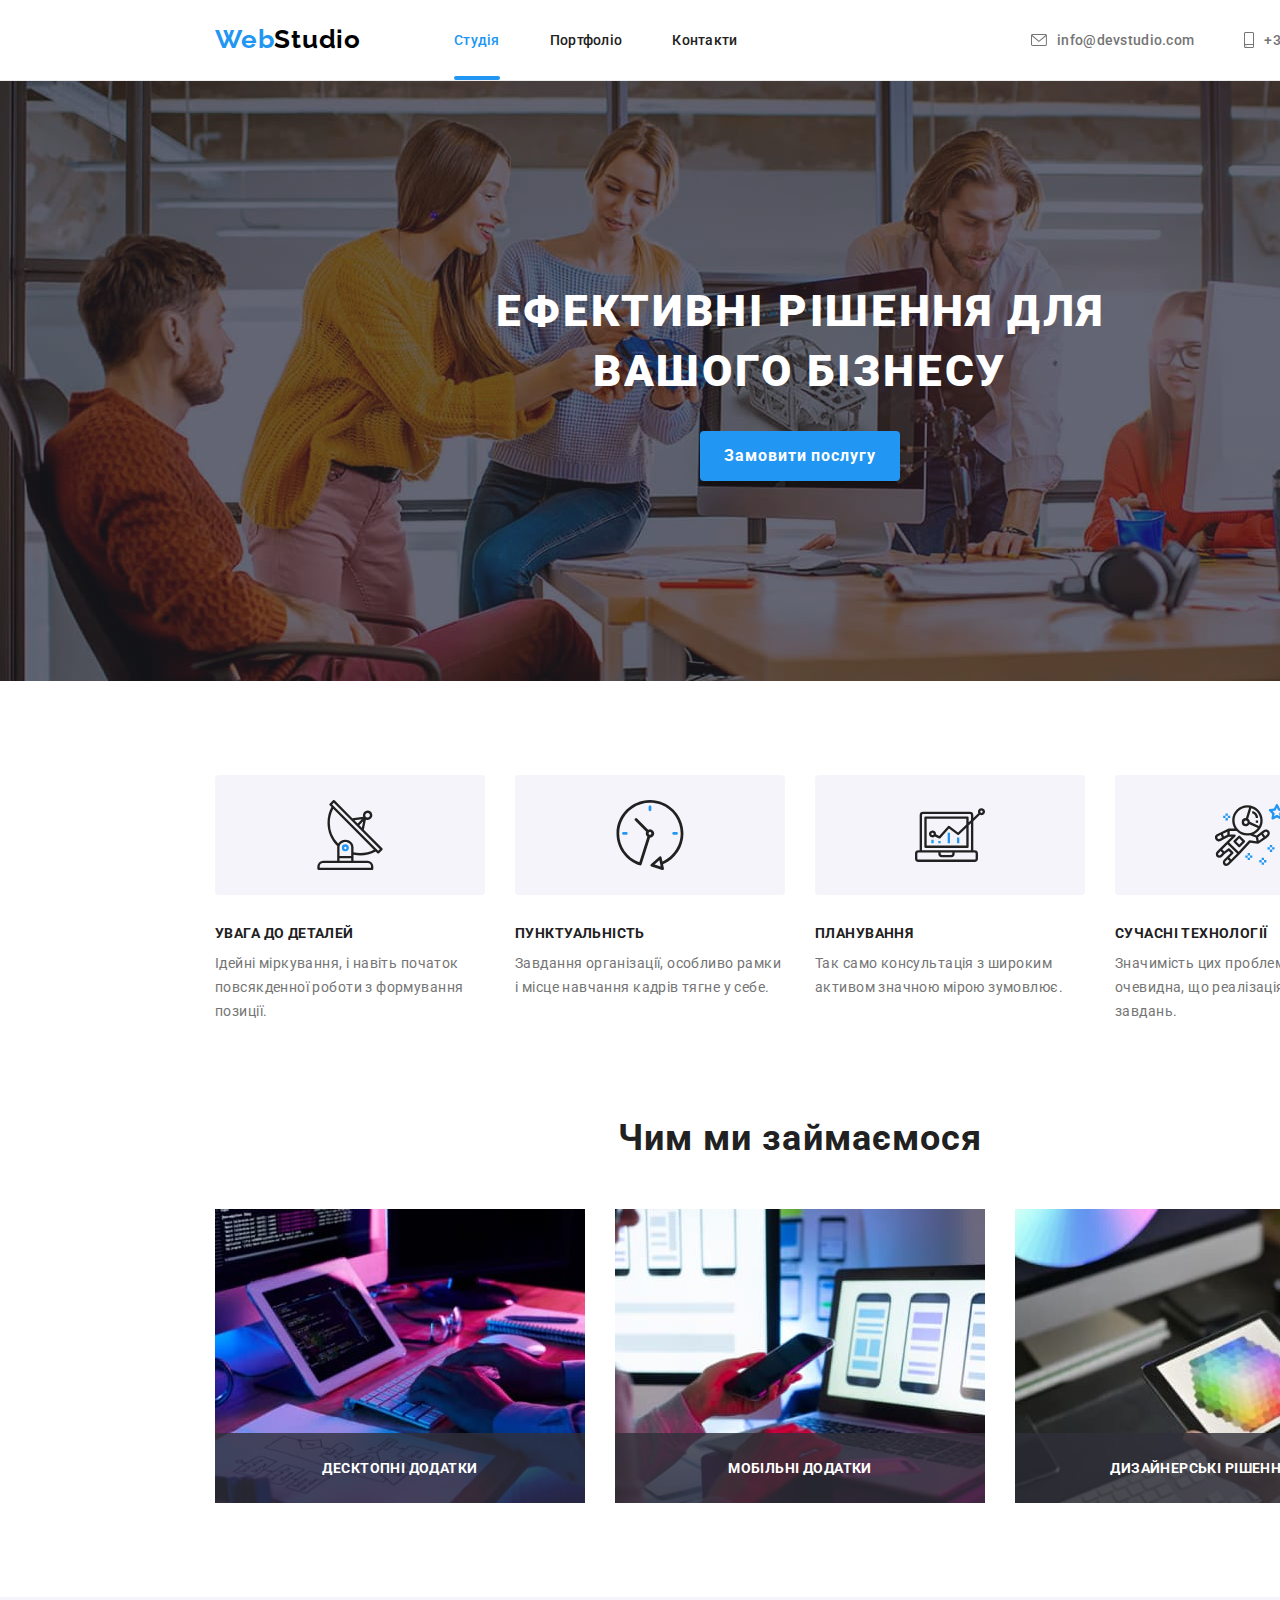
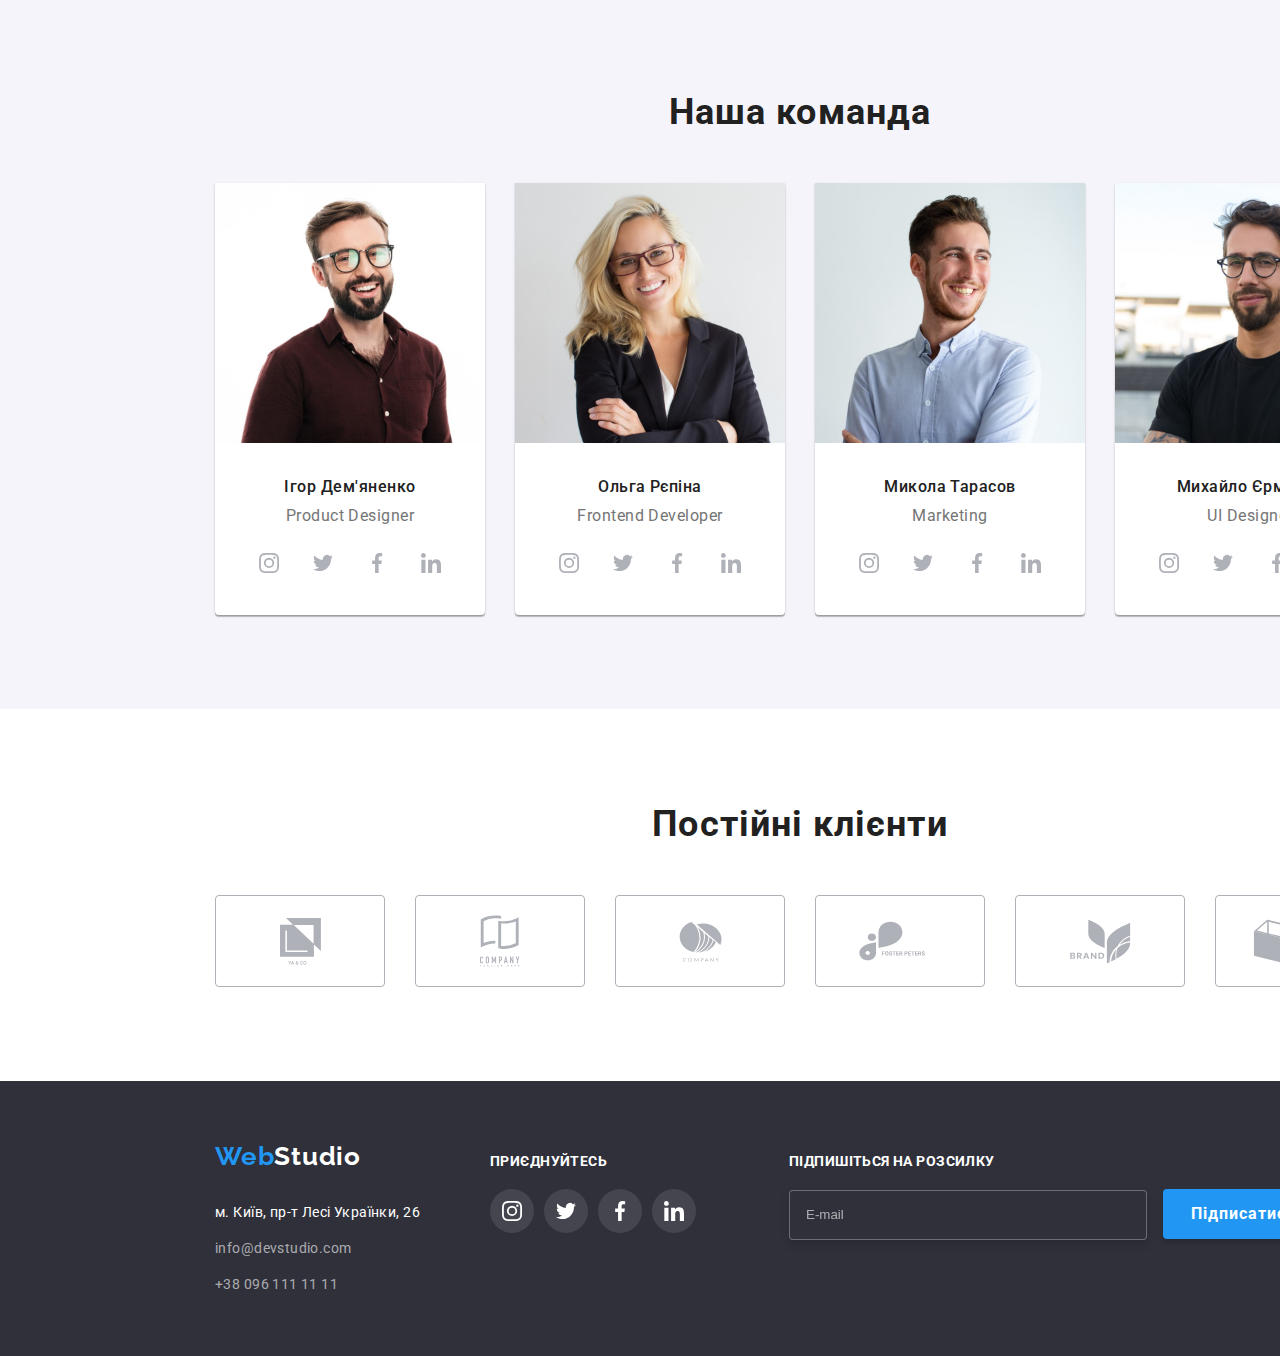
<file: index.html>
<!DOCTYPE html>
<html lang="uk">
<head>
    <meta charset="UTF-8">
    <meta http-equiv="X-UA-Compatible" content="IE=edge">
    <meta name="viewport" content="width=device-width, initial-scale=1.0">
    <title>Web Studio</title>
    <link rel="preconnect" href="https://fonts.googleapis.com">
    <link rel="preconnect" href="https://fonts.gstatic.com" crossorigin>
    <link href="https://fonts.googleapis.com/css2?family=Raleway:wght@700&family=Roboto:wght@400;500;700;900&display=swap"
        rel="stylesheet">
    <link rel="stylesheet" href="https://cdnjs.cloudflare.com/ajax/libs/modern-normalize/1.1.0/modern-normalize.min.css"
        integrity="sha512-wpPYUAdjBVSE4KJnH1VR1HeZfpl1ub8YT/NKx4PuQ5NmX2tKuGu6U/JRp5y+Y8XG2tV+wKQpNHVUX03MfMFn9Q=="
        crossorigin="anonymous" referrerpolicy="no-referrer" />
    <link rel="stylesheet" href="./css/style.css">
</head>
<body class="no-scroll">
    <!-- header -->
    <header class="header">
        <div class="container main-cont">
            <nav class="main-cont">
                <a class="header-logo" href="./index.html" lang="en" rel="noopener noreferrer nofollow">
                    <span class="header-logo-color">Web</span>Studio</a>
            <ul class="header-list list">
                <li class="header-item"><a href="./index.html" class="header-link current" rel="noopener noreferrer nofollow">Студія</a></li>
                <li class="header-item"><a href="./portfolio.html" class="header-link" rel="noopener noreferrer nofollow">Портфоліо</a></li>
                <li class="header-item"><a href="/" class="header-link" rel="noopener noreferrer nofollow">Контакти</a></li>
            </ul>
            </nav>
            <ul class="contact list">
                <li class="contact-item"><a href="mailto:info@devstudio.com" class="mail" rel="noopener noreferrer nofollow"><svg class="mail-icon" width="16" height="12">
                    <use href="./images/icons.svg#icon-envelope"></use></svg>info@devstudio.com</a></li>
                <li class="contact-item"><a href="tel:+380961111111" class="tel" rel="noopener noreferrer nofollow"><svg class="tel-icon" width="10" height="16">
                    <use href="./images/icons.svg#icon-smartphone"></use></svg>+38 096 111 11 11</a></li>
            </ul>
        </div>
    </header>
    <!-- hero -->
    <main>
        <section class="hero">
            <div>
                <h1 class="hero-title">ЕФЕКТИВНІ РІШЕННЯ ДЛЯ ВАШОГО БІЗНЕСУ</h1>
                <button data-modal-open type="button" class="button">Замовити послугу</button>
            </div>
        </section>
        <!-- peculiarities -->
        <section class="section-peculiarities">
            <div class="container">
                <h2 class="section-title visually-hidden">Особливості</h2>
                <ul class="peculiarities list">
                    <li class="item-peculiar">
                        <div class="container-icon"><svg class="peculiar-icon" width="70" height="70">
                            <use href="./images/icons.svg#icon-antenna"></use>
                        </svg></div>
                        <h2 class="title">УВАГА ДО ДЕТАЛЕЙ</h2>
                        <p class="text">Ідейні міркування, і навіть початок повсякденної роботи з формування позиції.</p>
                    </li>
                    <li class="item-peculiar">
                        <div class="container-icon"><svg class="peculiar-icon" width="70" height="70">
                                <use href="./images/icons.svg#icon-clock"></use>
                            </svg></div>
                        <h2 class="title">ПУНКТУАЛЬНІСТЬ</h2>
                        <p class="text">Завдання організації, особливо рамки і місце навчання кадрів тягне у себе.</p>
                    </li>
                    <li class="item-peculiar">
                        <div class="container-icon"><svg class="peculiar-icon" width="70" height="70">
                                <use href="./images/icons.svg#icon-diagram"></use>
                            </svg></div>
                        <h2 class="title">ПЛАНУВАННЯ</h2>
                        <p class="text">Так само консультація з широким активом значною мірою зумовлює.</p>
                    </li>
                    <li class="item-peculiar">
                        <div class="container-icon"><svg class="peculiar-icon" width="70" height="70">
                                <use href="./images/icons.svg#icon-astronaut"></use>
                            </svg></div>
                        <h2 class="title">СУЧАСНІ ТЕХНОЛОГІЇ</h2>
                        <p class="text">Значимість цих проблем настільки очевидна, що реалізація планових завдань.</p>
                    </li>
                </ul>
            </div>
        </section>
        <!-- work -->
        <section class="section-work">
            <div class="container">
                <h2 class="section-title">Чим ми займаємося</h2>
                <ul class="work-list list">
                    <li class="work-item">
                        <div class="work-thumb">
                            <img src="./images/work_photo1.jpg" alt="розробка сайту" width="370" height="294" />
                            <p class="work-text">ДЕСКТОПНІ ДОДАТКИ</p>
                        </div>
                    </li>
                    <li class="work-item">
                        <div class="work-thumb">
                            <img src="./images/work_photo2.jpg" alt="прототипування" width="370" height="294" />
                            <p class="work-text">МОБІЛЬНІ ДОДАТКИ</p>
                        </div>
                    </li>
                    <li class="work-item">
                        <div class="work-thumb">
                            <img src="./images/work_photo3.jpg" alt="дизайн" width="370" height="294" />
                            <p class="work-text">ДИЗАЙНЕРСЬКІ РІШЕННЯ</p>
                        </div>
                    </li>
                </ul>
            </div>
        </section>
        <!-- team -->
        <section class="section-team">
            <div class="container">
                <h2 class="section-title">Наша команда</h2>
            <ul class="team-list list">
                <li class="team-item"><img src="./images/team1.jpg" alt="Дизайнер продукту" width="270" height="260" />
                    <h3 class="title">Ігор Дем'яненко</h3>
                    <p class="text">Product Designer</p>
                    <div class="team-container">
                        <ul class="social-list list">
                            <li class="social-item">
                                <a href="/" class="link-icon" rel="noopener noreferrer nofollow"><svg class="team-icon" width="20" height="20">
                                    <use href="./images/icons.svg#icon-instagram"></use></svg></a>
                            </li>
                            <li class="social-item">
                                <a href="/" class="link-icon" rel="noopener noreferrer nofollow"><svg class="team-icon" width="20" height="20">
                                    <use href="./images/icons.svg#icon-twitter"></use></svg></a>
                            </li>
                            <li class="social-item">
                                <a href="/" class="link-icon" rel="noopener noreferrer nofollow"><svg class="team-icon" width="20" height="20">
                                    <use href="./images/icons.svg#icon-facebook"></use></svg></a>
                            </li>
                            <li class="social-item">
                                <a href="/" class="link-icon" rel="noopener noreferrer nofollow"><svg class="team-icon" width="20" height="20">
                                    <use href="./images/icons.svg#icon-linkedin"></use></svg></a>
                            </li>
                        </ul>
                    </div>
                </li>
                <li class="team-item"><img src="./images/team2.jpg" alt="Розробник інтерфейсу" width="270" height="260" />
                    <h3 class="title">Ольга Рєпіна</h3>
                    <p class="text">Frontend Developer</p>
                    <div class="team-container">
                        <ul class="social-list list">
                            <li class="social-item">
                                <a href="/" class="link-icon" rel="noopener noreferrer nofollow"><svg class="team-icon" width="20" height="20">
                                    <use href="./images/icons.svg#icon-instagram"></use></svg></a>
                            </li>
                            <li class="social-item">
                                <a href="/" class="link-icon" rel="noopener noreferrer nofollow"><svg class="team-icon" width="20" height="20">
                                    <use href="./images/icons.svg#icon-twitter"></use></svg></a></li>
                            <li class="social-item">
                                <a href="/" class="link-icon" rel="noopener noreferrer nofollow"><svg class="team-icon" width="20" height="20">
                                    <use href="./images/icons.svg#icon-facebook"></use></svg></a></li>
                            <li class="social-item">
                                <a href="/" class="link-icon" rel="noopener noreferrer nofollow"><svg class="team-icon" width="20" height="20">
                                    <use href="./images/icons.svg#icon-linkedin"></use></svg></a></li>
                        </ul>
                    </div>
                </li>
                <li class="team-item"><img src="./images/team3.jpg" alt="Маркетинг" width="270" height="260" />
                    <h3 class="title">Микола Тарасов</h3>
                    <p class="text">Marketing</p>
                    <div class="team-container">
                        <ul class="social-list list">
                            <li class="social-item">
                                <a href="/" class="link-icon" rel="noopener noreferrer nofollow"><svg class="team-icon" width="20" height="20">
                                    <use href="./images/icons.svg#icon-instagram"></use></svg></a>
                            </li>
                            <li class="social-item">
                                <a href="/" class="link-icon" rel="noopener noreferrer nofollow"><svg class="team-icon" width="20" height="20">
                                    <use href="./images/icons.svg#icon-twitter"></use></svg></a>
                            </li>
                            <li class="social-item">
                                <a href="/" class="link-icon" rel="noopener noreferrer nofollow"><svg class="team-icon" width="20" height="20">
                                    <use href="./images/icons.svg#icon-facebook"></use></svg></a>
                            </li>
                            <li class="social-item">
                                <a href="/" class="link-icon" rel="noopener noreferrer nofollow"><svg class="team-icon" width="20" height="20">
                                    <use href="./images/icons.svg#icon-linkedin"></use></svg></a></li>
                        </ul>
                    </div>
                </li>
                <li class="team-item"><img src="./images/team4.jpg" alt="Дизайнер інтерфейсу користувача" width="270" height="260" />
                    <h3 class="title">Михайло Єрмаков</h3>
                    <p class="text">UI Designer</p>
                    <div class="team-container">
                        <ul class="social-list list">
                            <li class="social-item">
                                <a href="/" class="link-icon" rel="noopener noreferrer nofollow"><svg class="team-icon" width="20" height="20">
                                    <use href="./images/icons.svg#icon-instagram"></use></svg></a>
                            </li>
                            <li class="social-item">
                                <a href="/" class="link-icon" rel="noopener noreferrer nofollow"><svg class="team-icon" width="20" height="20">
                                    <use href="./images/icons.svg#icon-twitter"></use></svg></a>
                            </li>
                            <li class="social-item">
                                <a href="/" class="link-icon" rel="noopener noreferrer nofollow"><svg class="team-icon" width="20" height="20">
                                    <use href="./images/icons.svg#icon-facebook"></use></svg></a>
                            </li>
                            <li class="social-item">
                                <a href="/" class="link-icon" rel="noopener noreferrer nofollow"><svg class="team-icon" width="20" height="20">
                                    <use href="./images/icons.svg#icon-linkedin"></use></svg></a></li>
                        </ul>
                    </div>
                </li>
            </ul>
            </div>
        </section>
        <section class="section-clients">
            <h2 class="section-title">Постійні клієнти</h2>
            <ul class="clients-list list">
                <li class="clients-item"><a href="/" rel="noopener noreferrer nofollow" class="clients-link"><svg class="clients-icon" width="41" height="47">
                    <use href="./images/icons.svg#icon-company1"></use>
                </svg></a></li>
                <li class="clients-item"><a href="/" rel="noopener noreferrer nofollow" class="clients-link"><svg class="clients-icon" width="40" height="52">
                    <use href="./images/icons.svg#icon-company2"></use>
                </svg></a></li>
                <li class="clients-item"><a href="/" rel="noopener noreferrer nofollow" class="clients-link"><svg class="clients-icon" width="43" height="41">
                    <use href="./images/icons.svg#icon-company3"></use>
                </svg></a></li>
                <li class="clients-item"><a href="/" rel="noopener noreferrer nofollow" class="clients-link"><svg class="clients-icon" width="84" height="40">
                    <use href="./images/icons.svg#icon-company4"></use>
                </svg></a></li>
                <li class="clients-item"><a href="/" rel="noopener noreferrer nofollow" class="clients-link"><svg class="clients-icon" width="63" height="45">
                    <use href="./images/icons.svg#icon-company5"></use>
                </svg></a></li>
                <li class="clients-item"><a href="/" rel="noopener noreferrer nofollow" class="clients-link"><svg class="clients-icon" width="94" height="44">
                    <use href="./images/icons.svg#icon-company6"></use>
                </svg></a></li>
            </ul>
        </section>
    </main>
    <!-- basement(footer) -->
    <footer class="footer">
        <div class="container">
            <div class="footer-logo-address">
                <a class="footer-logo" href="./index.html" rel="noopener noreferrer nofollow"><span
                    class="footer-logo-color">Web</span>Studio</a>
                <address class="footer-add">
                    <ul class="contact-footer list">
                        <li class="footer-item">
                            <a href="https://www.google.com.ua/maps/place/%D0%B1%D1%83%D0%BB.+%D0%9B%D0%B5%D1%81%D0%B8+%D0%A3%D0%BA%D1%80%D0%B0%D0%B8%D0%BD%D0%BA%D0%B8,+26,+%D0%9A%D0%B8%D0%B5%D0%B2,+02000/@50.4265841,30.5361971,17z/data=!3m1!4b1!4m5!3m4!1s0x40d4cf0e033ecbe9:0x57a4dffefec77da0!8m2!3d50.4265807!4d30.5383858?hl=ru"
                                class="maps" target="_blank" rel="noopener noreferrer nofollow">м. Київ, пр-т Лесі Українки,
                                26</a>
                        </li>
                        <li class="footer-item">
                            <a href="mailto:info@devstudio.com" class="mail" rel="noopener noreferrer nofollow">info@devstudio.com</a>
                        </li>
                        <li class="footer-item">
                            <a href="tel:+3809611111" class="tel" rel="noopener noreferrer nofollow">+38 096 111 11 11</a>
                        </li>
                    </ul>
                </address>
            </div>
            <div class="footer-social">
                <h3 class="foot-title">ПРИЄДНУЙТЕСЬ</h3>
                <ul class="foot-soc-list list">
                    <li class="foot-soc-item"><a href="/" class="foot-soc-link" rel="noopener noreferrer nofollow"><svg class="social-icon" width="20" height="20">
                        <use href="./images/icons.svg#icon-instagram"></use></svg></a>
                    </li>
                    <li class="foot-soc-item"><a href="/" class="foot-soc-link" rel="noopener noreferrer nofollow"><svg class="social-icon" width="20" height="20">
                        <use href="./images/icons.svg#icon-twitter"></use></svg></a>
                    </li>
                    <li class="foot-soc-item"><a href="/" class="foot-soc-link" rel="noopener noreferrer nofollow"><svg class="social-icon" width="20" height="20">
                        <use href="./images/icons.svg#icon-facebook"></use></svg></a>
                    </li>
                    <li class="foot-soc-item"><a href="/" class="foot-soc-link" rel="noopener noreferrer nofollow"><svg class="social-icon" width="20" height="20">
                        <use href="./images/icons.svg#icon-linkedin"></use></svg></a>
                    </li>
                </ul>
            </div>
            <div class="footer-form">
                <h3 class="foot-title">ПІДПИШІТЬСЯ НА РОЗСИЛКУ</h3>
                <form name="footer-form" class="foot-form">
                    <label for="email"></label>
                    <input type="email" name="email" placeholder="E-mail" class="input-foot" id="email"/>
                    <button type="submit" class="btn-foot-form">Підписатися<svg class="btn-form-icon" width="24" height="24">
                    <use href="./images/icons.svg#icon-icon-send"></use></svg></button>
                </form>
            </div>
        </div>
    </footer>
    <div class="backdrop is-hidden" data-modal>
        <div class="modal">
            <button data-modal-close class="btn-close"><svg class="btn-icon-close" width="18" height="18">
                    <use href="./images/icons.svg#icon-close-black-button"></use>
                </svg></button>
                <p class="modal-head-text">Залиште свої дані, ми вам передзвонимо</p>
                <form name="modal-form" class="modal-form">
                    <div class="modal-input-container">
                        <label for="name">Ім'я</label>
                        <input type="name" name="name" id="name" class="form-input">
                        <svg class="modal-icon" width="18" height="18">
                            <use href="./images/icons.svg#icon-person-black-modal"></use>
                        </svg>
                    </div>
                    <div class="modal-input-container">
                        <label for="tel">Телефон</label>
                        <input type="tel" name="tel" id="tel" class="form-input">
                        <svg class="modal-icon" width="18" height="18">
                            <use href="./images/icons.svg#icon-phone-black-modal"></use>
                        </svg>
                    </div>
                    <div class="modal-input-container">
                        <label for="email">Пошта</label>
                        <input type="email" name="email" id="email" class="form-input">
                        <svg class="modal-icon" width="18" height="18">
                            <use href="./images/icons.svg#icon-email-black-modal"></use>
                        </svg>
                    </div>
                    <div class="modal-textarea-container">
                        <label for="comment">Коментар</label>
                        <textarea name="comment" id="comment" placeholder="Введіть текст" class="textarea"></textarea>
                    </div>
                    <label class="modal-checkbox">
                        <input type="checkbox" name="checkbox" class="checkbox" />
                        <span class="modal-icon-checkbox"></span>
                        Погоджуюся з розсилкою та приймаю<a href="/" rel="noopener noreferrer nofollow" target="_blank"
                            class="checkbox-link">Умови договору</a>
                    </label>
                    <button type="submit" class="btn-modal">Відправити</button>
                </form>
        </div>
    </div>
    <script src="./js/modal.js"></script>
</body>
</html>
</file>
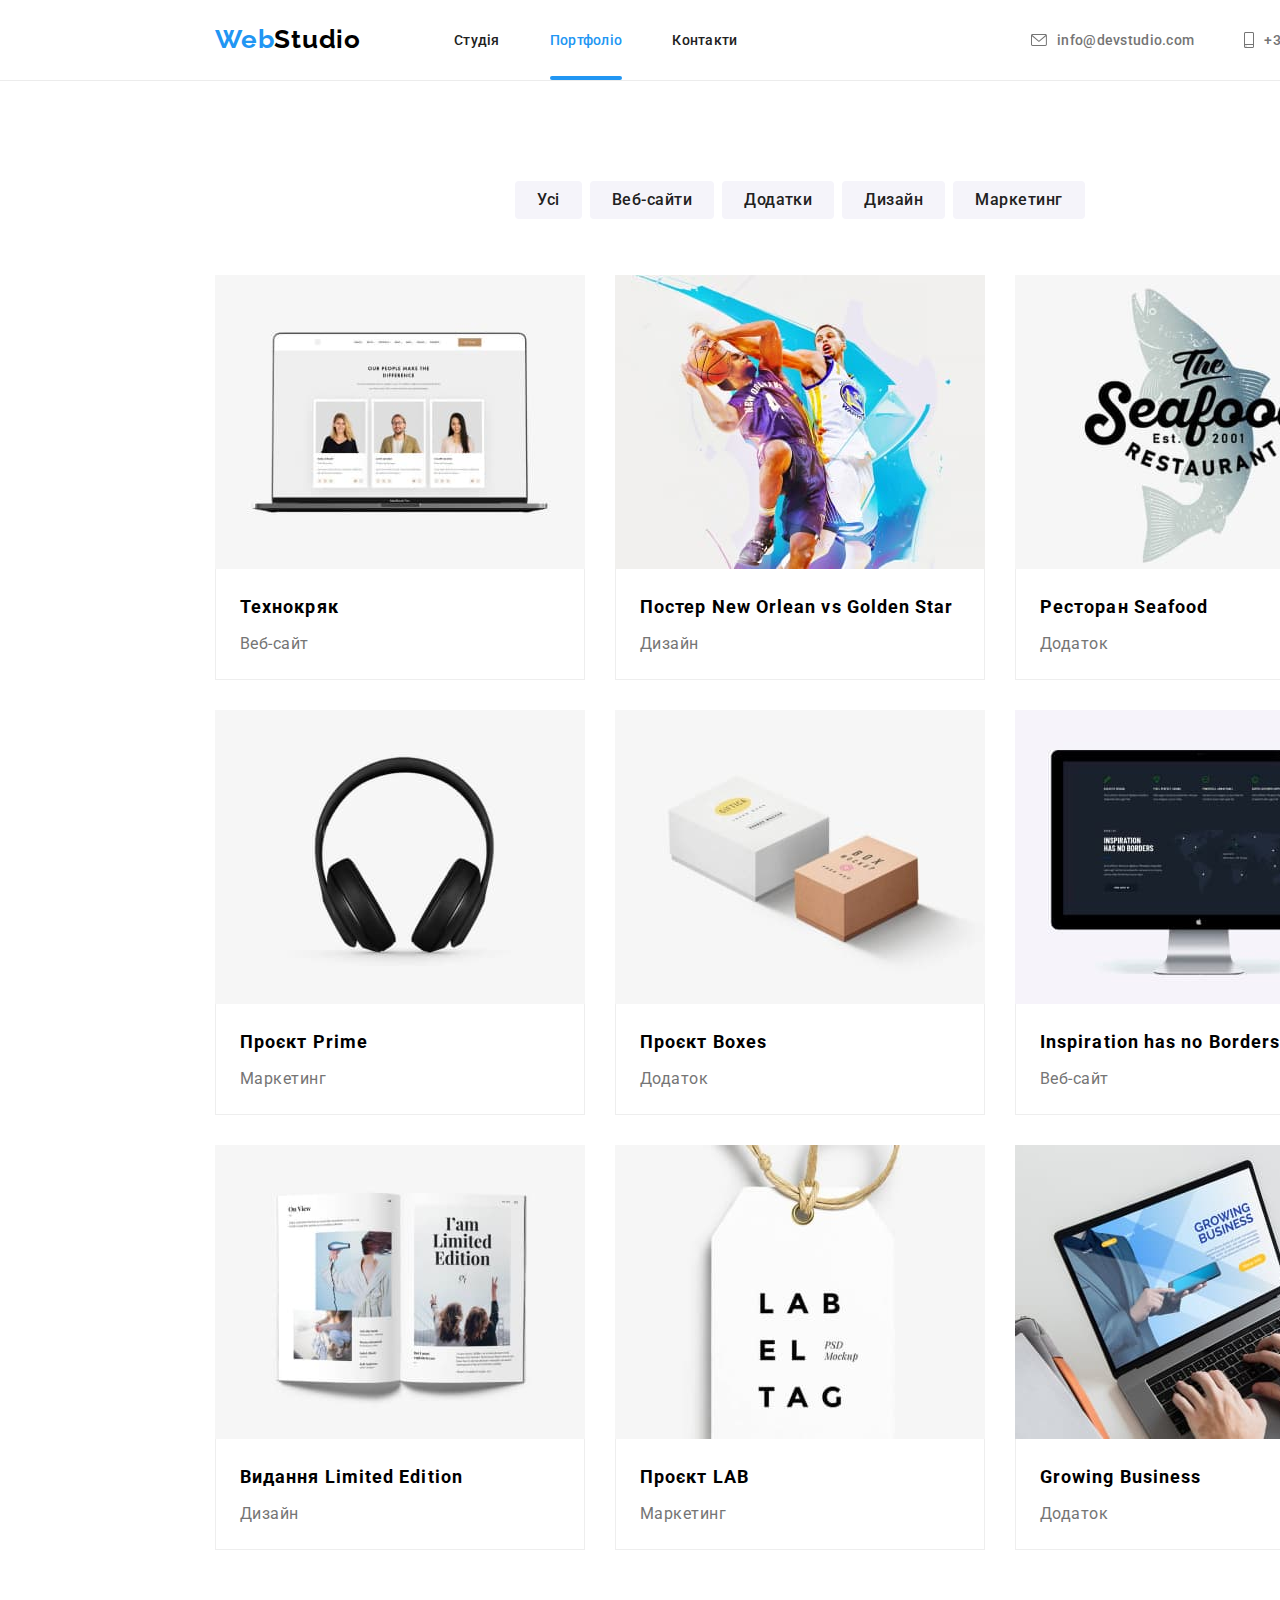
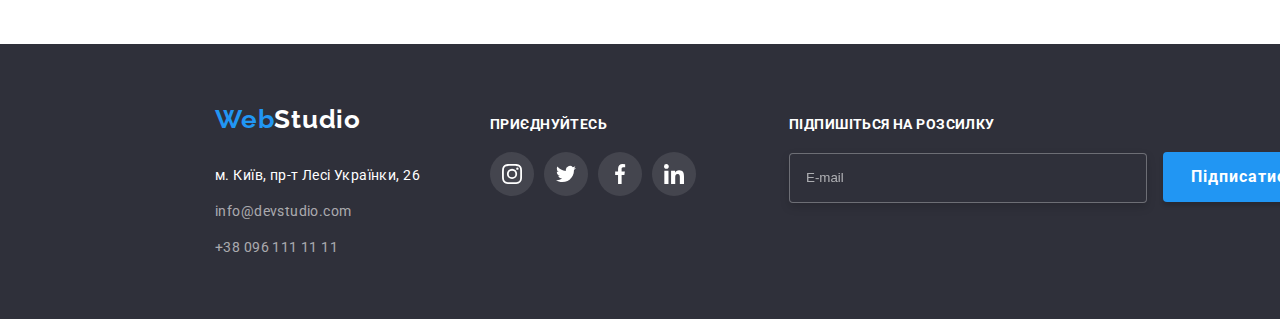
<file: portfolio.html>
<!DOCTYPE html>
<html lang="uk">
<head>
    <meta charset="UTF-8">
    <meta http-equiv="X-UA-Compatible" content="IE=edge">
    <meta name="viewport" content="width=device-width, initial-scale=1.0">
    <title>Портфоліо</title>
    <link rel="preconnect" href="https://fonts.googleapis.com">
    <link rel="preconnect" href="https://fonts.gstatic.com" crossorigin>
    <link href="https://fonts.googleapis.com/css2?family=Raleway:wght@700&family=Roboto:wght@400;500;700;900&display=swap"
        rel="stylesheet">
    <link rel="stylesheet" href="https://cdnjs.cloudflare.com/ajax/libs/modern-normalize/1.1.0/modern-normalize.min.css"
        integrity="sha512-wpPYUAdjBVSE4KJnH1VR1HeZfpl1ub8YT/NKx4PuQ5NmX2tKuGu6U/JRp5y+Y8XG2tV+wKQpNHVUX03MfMFn9Q=="
        crossorigin="anonymous" referrerpolicy="no-referrer" />
    <link rel="stylesheet" href="./css/style.css">
</head>
<body>
    <!-- header -->
    <header class="header">
    <div class="container main-cont">
        <nav class="main-cont">
            <a class="header-logo" href="./index.html" lang="en" rel="noopener noreferrer nofollow">
                <span class="header-logo-color">Web</span>Studio</a>
            <ul class="header-list list">
                <li class="header-item"><a href="./index.html" class="header-link"
                        rel="noopener noreferrer nofollow">Студія</a></li>
                <li class="header-item"><a href="./portfolio.html" class="header-link current"
                        rel="noopener noreferrer nofollow">Портфоліо</a></li>
                <li class="header-item"><a href="/" class="header-link" rel="noopener noreferrer nofollow">Контакти</a></li>
            </ul>
        </nav>
        <ul class="contact list">
            <li class="contact-item"><a href="mailto:info@devstudio.com" class="mail" rel="noopener noreferrer nofollow"><svg
                        class="mail-icon" width="16" height="12">
                        <use href="./images/icons.svg#icon-envelope"></use>
                    </svg>info@devstudio.com</a></li>
            <li class="contact-item"><a href="tel:+380961111111" class="tel" rel="noopener noreferrer nofollow"><svg class="tel-icon"
                        width="10" height="16">
                        <use href="./images/icons.svg#icon-smartphone"></use>
                    </svg>+38 096 111 11 11</a></li>
        </ul>
    </div>
    </header>
    <!-- hero portfolio -->
    <main>
<section class="section">
    <div class="container">
        <h1 class="portfolio visually-hidden">Портфоліо</h1>
        <ul class="buttons-list list">
            <li class="buttons-item"><button type="button" class="buttons">Усі</button></li>
            <li class="buttons-item"><button type="button" class="buttons">Веб-сайти</button></li>
            <li class="buttons-item"><button type="button" class="buttons">Додатки</button></li>
            <li class="buttons-item"><button type="button" class="buttons">Дизайн</button></li>
            <li class="buttons-item"><button type="button" class="buttons">Маркетинг</button></li>
        </ul>
        <ul class="content-list list">
            <li class="content-item">
                <a href="/" rel="noopener noreferrer nofollow" class="content-link">
                    <div class="content-thumb">
                        <img src="./images/img_project1.jpg" alt="дизайн-постер" width="370" height="294" />
                        <p class="thumb-text">Ресурс пропонує комплексні пропозиції з різним рівнем функціоналу та сервісів. Все це
                            дозволить
                            відвідувачу отримати вичерпні відомості про компанію чи приватну особу.</p>
                    </div>
                <div class="cards-text">
                    <h2 class="title">Технокряк</h2>
                    <p class="text">Веб-сайт</p>
                </div>
                </a>
            </li>
            <li class="content-item">
                <a href="/" rel="noopener noreferrer nofollow" class="content-link">
                    <div class="content-thumb">
                        <img src="./images/img_project2.jpg" alt="дизайн-постер" width="370" height="294" />
                        <p class="thumb-text">Ресурс пропонує комплексні пропозиції з різним рівнем функціоналу та сервісів. Все це дозволить
                            відвідувачу отримати вичерпні відомості про компанію чи приватну особу.</p>
                    </div>
                <div class="cards-text">
                    <h2 class="title">Постер New Orlean vs Golden Star</h2>
                    <p class="text">Дизайн</p>
                </div>
                </a>
            </li>
            <li class="content-item">
                <a href="/" rel="noopener noreferrer nofollow" class="content-link">
                    <div class="content-thumb">
                        <img src="./images/img_project3.jpg" alt="ресторан-додаток" width="370" height="294" />
                        <p class="thumb-text">Ресурс пропонує комплексні пропозиції з різним рівнем функціоналу та сервісів. Все це дозволить
                            відвідувачу отримати вичерпні відомості про компанію чи приватну особу.</p>
                    </div>
                    <div class="cards-text">
                        <h2 class="title">Ресторан Seafood</h2>
                        <p class="text">Додаток</p>
                    </div>
                </a>
            </li>
            <li class="content-item">
                <a href="/" rel="noopener noreferrer nofollow" class="content-link">
                    <div class="content-thumb">
                        <img src="./images/img_project4.jpg" alt="музика-проект" width="370" height="294" />
                        <p class="thumb-text">Ресурс пропонує комплексні пропозиції з різним рівнем функціоналу та сервісів. Все це дозволить
                            відвідувачу отримати вичерпні відомості про компанію чи приватну особу.</p>
                    </div>
                    <div class="cards-text">
                        <h2 class="title">Проєкт Prime</h2>
                        <p class="text">Маркетинг</p>
                    </div>
                </a>
            </li>
            <li class="content-item">
                <a href="/" rel="noopener noreferrer nofollow" class="content-link">
                    <div class="content-thumb">
                        <img src="./images/img_project5.jpg" alt="коробка-проект" width="370" height="294" />
                        <p class="thumb-text">Ресурс пропонує комплексні пропозиції з різним рівнем функціоналу та сервісів. Все це дозволить
                            відвідувачу отримати вичерпні відомості про компанію чи приватну особу.</p>
                    </div>
                    <div class="cards-text">
                        <h2 class="title">Проєкт Boxes</h2>
                        <p class="text">Додаток</p>
                    </div>
                </a>
            </li>
            <li class="content-item">
                <a href="/" rel="noopener noreferrer nofollow" class="content-link">
                    <div class="content-thumb">
                        <img src="./images/img_project6.jpg" alt="Веб-сайт" width="370" height="294" />
                        <p class="thumb-text">Ресурс пропонує комплексні пропозиції з різним рівнем функціоналу та сервісів. Все це дозволить
                            відвідувачу отримати вичерпні відомості про компанію чи приватну особу.</p>
                    </div>
                    <div class="cards-text">
                        <h2 class="title">Inspiration has no Borders</h2>
                        <p class="text">Веб-сайт</p>
                    </div>
                </a>
            </li>
            <li class="content-item">
                <a href="/" rel="noopener noreferrer nofollow" class="content-link">
                    <div class="content-thumb">
                        <img src="./images/img_project7.jpg" alt="Видання" width="370" height="294" />
                        <p class="thumb-text">Ресурс пропонує комплексні пропозиції з різним рівнем функціоналу та сервісів. Все це дозволить
                            відвідувачу отримати вичерпні відомості про компанію чи приватну особу.</p>
                    </div>
                    <div class="cards-text">
                        <h2 class="title">Видання Limited Edition</h2>
                        <p class="text">Дизайн</p>
                    </div>
                </a>
            </li>
            <li class="content-item">
                <a href="/" rel="noopener noreferrer nofollow" class="content-link">
                    <div class="content-thumb">
                        <img src="./images/img_project8.jpg" alt="проект LabelTag" width="370" height="294" />
                        <p class="thumb-text">Ресурс пропонує комплексні пропозиції з різним рівнем функціоналу та сервісів. Все це дозволить
                            відвідувачу отримати вичерпні відомості про компанію чи приватну особу.</p>
                    </div>
                    <div class="cards-text">
                        <h2 class="title">Проєкт LAB</h2>
                        <p class="text">Маркетинг</p>
                    </div>
                </a>
            </li>
            <li class="content-item">
                <a href="/" rel="noopener noreferrer nofollow" class="content-link">
                    <div class="content-thumb">
                        <img src="./images/img_project9.jpg" alt="додаток для бізнесу" width="370" height="294" />
                        <p class="thumb-text">Ресурс пропонує комплексні пропозиції з різним рівнем функціоналу та сервісів. Все це дозволить
                            відвідувачу отримати вичерпні відомості про компанію чи приватну особу.</p>
                    </div>
                    <div class="cards-text">
                        <h2 class="title">Growing Business</h2>
                        <p class="text">Додаток</p>
                    </div>
                </a>
            </li>
        </ul>
    </div>
    
</section>
    </main>
    <!-- basement(footer) -->
    <footer class="footer">
    <div class="container">
        <div class="footer-logo-address">
            <a class="footer-logo" href="./index.html" rel="noopener noreferrer nofollow"><span
                    class="footer-logo-color">Web</span>Studio</a>
            <address class="footer-add">
                <ul class="contact-footer list">
                    <li class="footer-item"><a
                            href="https://www.google.com.ua/maps/place/%D0%B1%D1%83%D0%BB.+%D0%9B%D0%B5%D1%81%D0%B8+%D0%A3%D0%BA%D1%80%D0%B0%D0%B8%D0%BD%D0%BA%D0%B8,+26,+%D0%9A%D0%B8%D0%B5%D0%B2,+02000/@50.4265841,30.5361971,17z/data=!3m1!4b1!4m5!3m4!1s0x40d4cf0e033ecbe9:0x57a4dffefec77da0!8m2!3d50.4265807!4d30.5383858?hl=ru"
                            class="maps" target="_blank" rel="noopener noreferrer nofollow">м. Київ, пр-т Лесі Українки,
                            26</a></li>
                    <li class="footer-item"><a href="mailto:info@devstudio.com" class="mail"
                            rel="noopener noreferrer nofollow">info@devstudio.com</a>
                    </li>
                    <li class="footer-item"><a href="tel:+3809611111" class="tel" rel="noopener noreferrer nofollow">+38 096
                            111 11 11</a></li>
                </ul>
            </address>
        </div>
        <div class="footer-social">
            <h3 class="foot-title">ПРИЄДНУЙТЕСЬ</h3>
            <ul class="foot-soc-list list">
                <li class="foot-soc-item"><a href="/" class="foot-soc-link" rel="noopener noreferrer nofollow"><svg
                            class="social-icon" width="20" height="20">
                            <use href="./images/icons.svg#icon-instagram"></use>
                        </svg></a>
                </li>
                <li class="foot-soc-item"><a href="/" class="foot-soc-link" rel="noopener noreferrer nofollow"><svg
                            class="social-icon" width="20" height="20">
                            <use href="./images/icons.svg#icon-twitter"></use>
                        </svg></a>
                </li>
                <li class="foot-soc-item"><a href="/" class="foot-soc-link" rel="noopener noreferrer nofollow"><svg
                            class="social-icon" width="20" height="20">
                            <use href="./images/icons.svg#icon-facebook"></use>
                        </svg></a>
                </li>
                <li class="foot-soc-item"><a href="/" class="foot-soc-link" rel="noopener noreferrer nofollow"><svg
                            class="social-icon" width="20" height="20">
                            <use href="./images/icons.svg#icon-linkedin"></use>
                        </svg></a>
                </li>
            </ul>
        </div>
        <div class="footer-form">
            <h3 class="foot-title">ПІДПИШІТЬСЯ НА РОЗСИЛКУ</h3>
            <form name="footer-form" class="foot-form">
                <label>
                    <input type="email" name="email" placeholder="E-mail" class="input-foot" />
                </label>
                <button type="submit" class="btn-foot-form">Підписатися<svg class="btn-form-icon" width="24" height="24">
                        <use href="./images/icons.svg#icon-icon-send"></use>
                    </svg></button>
            </form>
        </div>
    </div>
    </footer>
    <script src="./js/modal.js"></script>
</body>
</html>
</file>
<file: css/style.css>
html {
    box-sizing: border-box;
}
*,
*::before,
*::after {
    box-sizing: inherit;
}
/* CSS custom properties */
:root {
    --primary-text-color: #212121;
    --title-text-color: #757575;
    --social-icon-color:#AFB1B8;
    --accent-color: #2196F3;
    --primary-white-color: #FFFFFF;
    --primary-black-color: #000000;
    --hero-bg-color: #C4C4C4;
    --footer-bg-color: #2F303A;
    --section-team-bgcolor: #F5F4FA;
    --fotter-contact-color: rgba(255, 255, 255, 0.6);
}
body {
    font-family: Roboto, sans-serif;
    background-color: var(--primary-white-color);
    color: var(--primary-text-color);
    width: 1600px;
    margin: 0 auto;
}
/* .no-scroll{
    overflow-y: hidden;
} */
.container {
    width: 1200px;
    padding-left: 15px;
    padding-right: 15px;
    margin-left: auto;
    margin-right: auto;
}
/* special sheet for resetting */
.list {
    padding: 0;
    margin: 0;
    list-style: none;
}
/* Main-container */
.main-cont {
    display: flex;
}
.header {
    border-bottom: 1px solid #ECECEC;
}
/* logo studio */
.header-logo {
    display: block;
    font-family: Raleway;
    font-weight: 700;
    font-size: 26px;
    line-height: calc(31 / 26);
    letter-spacing: 0.03em;
    color: var(--primary-black-color);
    text-decoration: none;
    padding-top: 24px;
    padding-bottom: 25px;
}
.header-logo-color {
    color: var(--accent-color);
}
/* header-list */
.header-list {
    display: flex;
    margin-left: 93px;
}
.header-list .header-item:not(:last-child) {
    margin-right: 50px;
}
.header-list .header-link {
    display: block;
    color:var(--primary-text-color);
    font-size: 14px;
    font-weight: 500;
    line-height: calc(16 / 14);
    letter-spacing: 0.02em;
    text-decoration: none;
    padding-top: 32px;
    padding-bottom: 32px;
    transition: color 250ms cubic-bezier(0.4, 0, 0.2, 1);
}
.header-list .header-link:hover, 
.header-list .header-link:focus {
    color: var(--accent-color);
}
.header-list .header-link.current {
    color: var(--accent-color);
}
.header-item{
    position: relative;
}
.current::after{
    position: absolute;
    content: '';
    bottom: 0;
    left: 0;
    width: 100%;
    height: 4px;
    background-color: var(--accent-color);
    border-radius: 2px;
}
    /* contacts */
.contact {
    display: flex;
    margin-left: auto;
    align-items: center;
}
.contact .contact-item + .contact-item {
    margin-left: 50px;
}
.mail-icon {
    margin-right: 10px;
    fill: currentColor;
}
.mail {
    display: inline-flex;
    color: var(--title-text-color);
    font-size: 14px;
    font-weight: 500;
    line-height: calc(16 / 14);
    letter-spacing: 0.02em;
    text-decoration: none;
    align-items: center;
    padding-top: 32px;
    padding-bottom: 32px;
    transition: color 250ms cubic-bezier(0.4, 0, 0.2, 1);
}   
.mail:hover,
.mail:focus {
    color: var(--accent-color);
}
.tel {
    display: inline-flex;
    color: var(--title-text-color);
    font-size: 14px;
    font-weight: 500;
    line-height: calc(16 / 14);
    letter-spacing: 0.02em;
    text-decoration: none;
    align-items: center;
    padding-top: 32px;
    padding-bottom: 32px;
    transition: color 250ms cubic-bezier(0.4, 0, 0.2, 1);
}
.tel:link:hover,
.tel:link:focus  {
    color: var(--accent-color);
}
.tel-icon {
    margin-right: 10px;
    fill: currentColor;
}
/* Hero */
.hero {
    display: block;
    background-color: var(--hero-bg-color);
    background-image: linear-gradient(to right, rgba(47, 48, 58, 0.4), rgba(47, 48, 58, 0.4)),
    url('../images/herobgimage.jpg');
    max-width: 1600px;
    height: 600px;
    text-align: center;
    text-transform: uppercase;
    padding-top: 200px;
    padding-bottom: 200px;
}
.hero-title {
    color: var(--primary-white-color);
    width: 696px;
    font-weight: 900;
    font-size: 44px;
    line-height: calc(60 / 44);
    letter-spacing: 0.06em;
    margin: 0 auto 30px;
}
.button {
    background-color: var(--accent-color);
    color: var(--primary-white-color);
    border-color: var(--accent-color);
    
    font-family: Roboto, sans-serif;
    font-size: 16px;
    font-weight: 700;
    line-height: calc(30 / 16);
    letter-spacing: 0.06em;
    text-align: center;
    
    display: inline-block;
    border-radius: 4px;
    border: 0;
    cursor: pointer;
    padding: 10px 24px;
    box-shadow: 0px 4px 4px rgba(0, 0, 0, 0.15);
}
/* peculiarities */
.section-peculiarities {
    padding-top: 94px;
    padding-bottom: 94px;
}
.visually-hidden {
    position: absolute;
    width: 1px;
    height: 1px;
    margin: -1px;
    border: 0;
    padding: 0;
    white-space: nowrap;
    clip-path: inset(100%);
    clip: rect(0 0 0 0);
    overflow: hidden;
}
.peculiarities {
    display: flex;
}
.item-peculiar:not(:last-child) {
    margin-right: 30px;
}
/* icons */
.container-icon {
    display: flex;
    justify-content: center;
    align-items: center;
    background-color: var(--section-team-bgcolor);
    width: 270px;
    height: 120px;
    margin-bottom: 30px;
    border-radius: 4px;
}
.title { 
    font-size: 14px; 
    line-height: calc(16 / 14);
    letter-spacing: 0.03em;
    margin-top: 0;
    margin-bottom: 10px;
}
.text {
    margin-top: 0;
    margin-bottom: 0;
}
.peculiarities .title {
    font-size: 14px;
    font-weight: 700;
    line-height: calc(16 / 14);
    letter-spacing: 0.03em;
}
.peculiarities .text {
    color: var(--title-text-color);
    font-size: 14px;
    font-weight: 400;
    line-height: calc(24 / 14);
    letter-spacing: 0.03em;
}
/* work */
.section-work {
    padding-bottom: 94px;
}
.section-title {
    font-weight: 700;
    font-size: 36px;
    line-height: calc(42 / 36);
    letter-spacing: 0.03em;
    text-align: center;
    margin-top: 0;
    margin-bottom: 50px;
}
.work-list {
    display: flex;
}
.work-item:not(:last-child) {
    margin-right: 30px;
}
.work-thumb{
    position: relative;
    display: flex;
}
.work-text{
    position: absolute;
    background-color: rgba(47, 48, 58, 0.8);
    color: var(--primary-white-color);
    margin: 0;
    padding: 27px;
    bottom: 0;
    width: 100%;
    font-weight: 700;
    font-size: 14px;
    line-height: calc(16 / 14);
    letter-spacing: 0.03em;
    text-align: center;
    text-transform: uppercase;
}
/* team */
.section-team {
    background-color: var(--section-team-bgcolor);
    padding-top: 94px;
    padding-bottom: 94px;
}
.team-list {
    display: flex;
}
.team-item:not(:last-child) {
    margin-right: 30px;
}
.team-list .team-item {
    background-color: var(--primary-white-color);}
.team-item {
    box-shadow: 0px 1px 3px rgba(0, 0, 0, 0.12), 
    0px 1px 1px rgba(0, 0, 0, 0.14), 
    0px 2px 1px rgba(0, 0, 0, 0.2);
    border-radius: 0px 0px 4px 4px;
}
.team-list .title {
    font-size: 16px;
    font-weight: 500;
    line-height: calc(19 / 16);
    letter-spacing: 0.03em;
    text-align: center;
    margin-top: 30px;
    margin-bottom: 0;
}
.team-list .text {
    color: var(--title-text-color);
    font-size: 16px;
    font-weight: 400;
    line-height: calc(19 / 16);
    letter-spacing: 0.03em;
    text-align: center;
    margin-top: 10px;
    }
.team-container{
    margin: 16px 32px 30px;
}
.social-list{
    display: flex;
}
.link-icon{
    display: flex;
    justify-content: center;
    align-items: center;
    color: var(--social-icon-color);
    width: 44px;
    height: 44px;
    border-radius: 50%;
    transition: background-color 250ms cubic-bezier(0.4, 0, 0.2, 1), color 250ms cubic-bezier(0.4, 0, 0.2, 1);
}
.team-icon {
    fill: currentColor;
}
.link-icon:hover,
.link-icon:focus {
    background-color: var(--accent-color);
    color: var(--primary-white-color);
}
.social-item:not(:last-child){
    margin-right: 10px;
}
/* clients */
.section-clients{
    padding-top: 94px;
    padding-bottom: 94px;
}
.clients-list {
    display: flex;
    justify-content: center;
    padding: 0;
    margin: 0;
}
.clients-item:not(:last-child) {
    margin-right: 30px;
}
.clients-link{
    display: flex;
    justify-content: center;
    align-items: center;
    color: var(--social-icon-color);
    width: 170px;
    height: 92px;
    border: 1px solid var(--social-icon-color);
    border-radius: 4px;
    transition: background-color 250ms cubic-bezier(0.4, 0, 0.2, 1), color 250ms cubic-bezier(0.4, 0, 0.2, 1), border-color 250ms cubic-bezier(0.4, 0, 0.2, 1);
}
.clients-link:hover,
.clients-link:focus{
    background-color: var(--primary-white-color);
    color: var(--accent-color);
    border-color: var(--accent-color);
}
.clients-icon {
    fill: currentColor;
}
/* basement */
.footer {
    background-color: var(--footer-bg-color);
    padding-top: 60px;
    padding-bottom: 60px;
}
.footer .container{
    display: flex;
}
.footer-logo-address{
    margin-right: 70px;
}
.footer-logo {
    display: inline-block;
    color: var(--primary-white-color);
    font-family: Raleway;
    font-weight: 700;
    font-size: 26px;
    line-height: calc(31 / 26);
    letter-spacing: 0.03em;
    text-decoration: none;
}
.footer-logo-color {
    color: var(--accent-color);
}
.footer-add {
    font-style: normal;
}
/* contacs and map basement */
.contact-footer .maps {
    color: var(--primary-white-color);
    font-size: 14px;
    font-weight: 400;
    line-height: calc(24 / 14);
    letter-spacing: 0.03em;
    text-decoration: none;
    margin-top: 28px;
    transition: color 250ms cubic-bezier(0.4, 0, 0.2, 1);
}
.footer-item .maps {
    display: inline-block;
}
.contact-footer .maps:hover,
.contact-footer .maps:focus {
    color: var(--accent-color);
}
.contact-footer .mail {
    color: var(--fotter-contact-color);
    font-size: 14px;
    font-weight: 400;
    line-height: calc(24 / 14);
    letter-spacing: 0.03em;
    text-decoration: none;
    margin-top: 12px;
    transition: color 250ms cubic-bezier(0.4, 0, 0.2, 1);
}
.footer-item .mail {
    display: inline-block;
    padding: 0;
}
.contact-footer .mail:hover,
.contact-footer .mail:focus {
    color: var(--accent-color);
}
.contact-footer .tel {
    color: var(--fotter-contact-color);
    font-size: 14px;
    font-weight: 400;
    line-height: calc(24 / 14);
    letter-spacing: 0.03em;
    text-decoration: none;
    margin-top: 12px;
    transition: color 250ms cubic-bezier(0.4, 0, 0.2, 1);
}
.footer-item .tel {
    display: inline-block;
    padding: 0;
}
.contact-footer .tel:hover,
.contact-footer .tel:focus {
    color: var(--accent-color);
}
/* social */
.footer-social {
    display: flex;
    flex-direction: column;
    margin-top: 12px;
    margin-right: 93px;
}
.foot-title {
    color: #FFFFFF;
    font-weight: 700;
    font-size: 14px;
    line-height: calc(16 / 14);
    letter-spacing: 0.03em;
    text-transform: uppercase;
    margin: 0;
}
.foot-soc-list {
    display: flex;
}
.foot-soc-link {
    display: flex;
    justify-content: center;
    align-items: center;
    color: var(--primary-white-color);
    background-color: rgba(255, 255, 255, 0.1);
    width: 44px;
    height: 44px;
    border-radius: 50%;
    margin-top: 20px;
    transition: background-color 250ms cubic-bezier(0.4, 0, 0.2, 1);
}
.foot-soc-item:not(:last-child) {
    margin-right: 10px;
}
.foot-soc-link:hover,
.foot-soc-link:focus{
    background-color: var(--accent-color);
}
.social-icon{
    fill: var(--primary-white-color);
}
.footer-form {
    display: flex;
    flex-direction: column;
    margin-top: 12px;
}

.foot-form{
    margin-top: 20px;
}
.input-foot{
    background-color: var(--footer-bg-color);
    color: var(--primary-white-color);
    min-width: 358px;
    min-height: 50px;
    border: 1px solid rgba(255, 255, 255, 0.3);
    filter: drop-shadow(0px 4px 4px rgba(0, 0, 0, 0.15));
    border-radius: 4px;
    padding-left: 16px;
}
.input-foot::placeholder{
    color: var(--fotter-contact-color);
}
.btn-foot-form{
    background-color: var(--accent-color);
        color: var(--primary-white-color);
        border-color: var(--accent-color);
    
        font-family: Roboto, sans-serif;
        font-size: 16px;
        font-weight: 700;
        line-height: calc(30 / 16);
        letter-spacing: 0.06em;
        text-align: center;
    
        display: inline-flex;
        align-items: center;
        border-radius: 4px;
        border: 0;
        cursor: pointer;
        padding: 10px 28px;
        margin-left: 12px;
        box-shadow: 0px 4px 4px rgba(0, 0, 0, 0.15);
}
.btn-form-icon{
    fill: var(--primary-white-color);
    margin-left: 10px;
}
/* backdrop */
.backdrop{
    position: fixed;
    background-color: rgba(0, 0, 0, 0.2);
    top: 0;
    left: 0;
    width: 100%;
    height: 100%;
    transition: opacity 250ms cubic-bezier(0.4, 0, 0.2, 1), visibility 250ms cubic-bezier(0.4, 0, 0.2, 1);
}
.backdrop.is-hidden{
    opacity: 0;
    visibility: hidden;
    pointer-events: none;
}
.modal{
    position: absolute;
    top: 50%;
    left: 50%;
    min-width: 528px;
    min-height: 581px;
    background-color: var(--primary-white-color);
    box-shadow: 0px 1px 3px rgba(0, 0, 0, 0.12), 0px 1px 1px rgba(0, 0, 0, 0.14), 0px 2px 1px rgba(0, 0, 0, 0.2);
    border-radius: 4px;
    transform: translate(-50%, -50%) scale(1);
    transition: transform 250ms cubic-bezier(0.4, 0, 0.2, 1);
    padding: 40px;
}
.backdrop.is-hidden .modal{
    transform: translate(-50%, -50%) scale(0);
}
.btn-close{
    position: absolute;
    display: inline-flex;
    align-items: center;
    background-color: var(--primary-white-color);
    top: 8px;
    right: 8px;
    width: 30px;
    height: 30px;
    border-radius: 50%;
    border: 1px solid rgba(0, 0, 0, 0.1);
    cursor: pointer;
    transition: fill 250ms cubic-bezier(0.4, 0, 0.2, 1);
}
.btn-close:hover,
.btn-close:focus{
    fill: var(--accent-color);
}
.modal-head-text{
    font-weight: 700;
    font-size: 20px;
    line-height: calc(23 / 20);
    text-align: center;
    letter-spacing: 0.03em;
    color: var(--primary-text-color);
    margin: 0 0 12px;
}
.modal-input-container{
    margin-bottom: 10px;
    position: relative;
}
.modal-input-container label{
    display: block;
    font-weight: 400;
    font-size: 12px;
    line-height: calc(14 / 12);
    letter-spacing: 0.01em;
    color: var(--title-text-color);
    margin-bottom: 4px;
    
}
.form-input{
    width: 100%;
    height: 40px;
    border: 1px solid rgba(33, 33, 33, 0.2);
    border-radius: 4px;
    padding-left: 42px;
    transition: border-color 250ms cubic-bezier(0.4, 0, 0.2, 1);
}
.form-input:focus-visible {
    outline: none;
    border-color: var(--accent-color);
}
.modal-icon{
    position: absolute;
    top: 50%;
    left: 12px;
    transition: fill 250ms cubic-bezier(0.4, 0, 0.2, 1);
}

.form-input:hover ~ .modal-icon,
.form-input:focus ~.modal-icon {
    fill: var(--accent-color);
}
.modal-textarea-container{
    margin-bottom: 20px;
}
.modal-textarea-container label {
    display: block;
    font-weight: 400;
    font-size: 12px;
    line-height: calc(14 / 12);
    letter-spacing: 0.01em;
    color: var(--title-text-color);
    margin-bottom: 4px;
}
.textarea {
    width: 100%;
    height: 120px;
    border: 1px solid rgba(33, 33, 33, 0.2);
    border-radius: 4px;
    padding: 12px 16px;
    resize: none;
    transition: border-color 250ms cubic-bezier(0.4, 0, 0.2, 1);
}
.modal-textarea-container .textarea::placeholder{
    font-weight: 400;
    font-size: 12px;
    line-height: calc(14 / 12);
    letter-spacing: 0.01em;
    color: rgba(117, 117, 117, 0.5);
}
.textarea:focus-visible {
    outline: none;
    border-color: var(--accent-color);
}
.modal-checkbox{
    margin-bottom: 30px;
    display: flex;
    justify-content: center;
    align-items: center;
    font-weight: 400;
    font-size: 14px;
    line-height: calc(24 / 14);
    letter-spacing: 0.03em;
    color: var(--title-text-color);
    margin-left: 8px;
}
.checkbox{
    position: absolute;
    width: 1px;
    height: 1px;
    margin: -1px;
    border: 0;
    padding: 0;
    white-space: nowrap;
    clip-path: inset(100%);
    clip: rect(0 0 0 0);
    overflow: hidden;
}
.modal-icon-checkbox{
    display: inline-block;
    width: 16px;
    height: 15px;
    border: 2px solid rgba(0, 0, 0, 1);
    border-radius: 2px;
    margin-right: 8px;
    transition: background-color 250ms cubic-bezier(0.4, 0, 0.2, 1);
}
.checkbox:checked + .modal-icon-checkbox{
    background-color: var(--accent-color);
    border-color: var(--accent-color);
    background-image: url(../images/icon-check-modal.svg);
    background-size: contain;
    background-origin: border-box;
}

.checkbox-link{
    font-weight: 400;
    font-size: 14px;
    line-height: calc(24 / 14);
    letter-spacing: 0.03em;
    text-decoration: underline solid var(--accent-color);
    text-underline-offset: 3px;
    color: var(--accent-color);
    margin-left: 8px;
    border-bottom: var(--accent-color);
    
}
.btn-modal{
    color: var(--primary-white-color);
    border-color: var(--accent-color);
    background-color: var(--accent-color);
    
    font-size: 16px;
    font-weight: 700;
    line-height: calc(30 / 16);
    letter-spacing: 0.06em;
    text-align: center;
    font-family: Roboto, sans-serif;
    
    border-radius: 4px;
    border: 0;
    cursor: pointer;
    padding: 10px 52px;
    margin-left: 112px;
    box-shadow: 0px 4px 4px rgba(0, 0, 0, 0.15);
    display: inline-block;
}

/*  portfolio hero */
.buttons-list {
    display: flex;
    justify-content: center;
    margin-top: 100px;
}
.buttons-item:not(:last-child) {
    margin-right: 8px;
}
.buttons {
    background-color: var(--section-team-bgcolor);
    color: var(--primary-text-color);
    font-family: inherit;
    font-size: 16px;
    font-weight: 500;
    line-height: calc(26 / 16);
    letter-spacing: 0.03em;
    border-radius: 4px;
    border: 0;
    border-color: var(--section-team-bgcolor);
    cursor: pointer;
    padding: 6px 22px;
    transition: background-color 250ms cubic-bezier(0.4, 0, 0.2, 1), color 250ms cubic-bezier(0.4, 0, 0.2, 1), box-shadow 250ms cubic-bezier(0.4, 0, 0.2, 1);
}
.buttons:hover, 
.buttons:focus {
    background-color: var(--accent-color);
    color: var(--primary-white-color);
    box-shadow: 0px 3px 1px rgba(0, 0, 0, 0.1), 0px 1px 2px rgba(0, 0, 0, 0.08), 0px 2px 2px rgba(0, 0, 0, 0.12);
}
/* content section hero portfolio */
.content-list {
    display: flex;
    flex-wrap: wrap;
    padding-top: 56px;
    padding-bottom: 94px;
}
.content-item {
    width: 370px;
    margin-right: 30px;
    margin-bottom: 30px;
}
.content-link {
    position: relative;
    display: block;
    text-decoration: none;
    color: var(--primary-black-color);
    transition: background-color 250ms cubic-bezier(0.4, 0, 0.2, 1), box-shadow 250ms cubic-bezier(0.4, 0, 0.2, 1);
}
.content-link:hover {
    background-color: var(--primary-white-color);
    box-shadow: 0px 1px 1px rgba(0, 0, 0, 0.12), 0px 4px 4px rgba(0, 0, 0, 0.06), 1px 4px 6px rgba(0, 0, 0, 0.16);
}
.content-thumb{
    position: relative;
    overflow: hidden;
}
.thumb-text{
    position: absolute;
    top: 0;
    color: var(--primary-white-color);
    background-color: rgba(33, 150, 243, 0.9);
    font-weight: 400;
    font-size: 18px;
    line-height: calc(28 / 18);
    letter-spacing: 0.03em;
    padding: 63px 24px;
    margin: 0;
    height: 100%;
    transform: translateY(101%);
    transition: transform 250ms cubic-bezier(0.4, 0, 0.2, 1);
    overflow: auto;
}
.content-link:hover .thumb-text{
    transform: translateY(0);
}
.cards-text {
    border-bottom: 1px solid #EEEEEE;
    border-left: 1px solid #EEEEEE;
    border-right: 1px solid #EEEEEE;
}
.content-item img {
    display: block;
}
/* Alternative */
/* .content-item {
    width: calc((100% - 60px) / 3); як вираховувати (calc ((100% - кількість марджинів у рядку * значення марджина) / кількість елементів у рядку)
    background-color: tomato;} */
/* .content-item:nth-child(3n) {
        margin-right: 0;
    } */
.content-item:nth-child(3n) {
    margin-right: 0;
}
.content-item:nth-last-child(-n + 3) {
    margin-bottom: 0;
}
/* Alternative */
/* .content-item:not(nth-child(3n)) {
    margin-right: 30px;
}
.content-item:not(nth-last-child(-n + 3)) {
    margin-bottom: 30px;
} */
.content-item .title {
    margin-bottom: 0;
}
.content-list .title {
    font-size: 18px;
    font-weight: 700;
    line-height: calc(36 / 18);
    letter-spacing: 0.06em;
    padding-top: 20px;
    padding-left: 24px;
    padding-right: 24px;
}
.content-list .text {
    color: var(--title-text-color);
    font-size: 16px;
    font-weight: 400;
    line-height: calc(30 / 16);
    letter-spacing: 0.03em;
    margin-top: 4px;
    margin-bottom: 20px;
    padding-left: 24px;
    padding-right: 24px;
}
</file>
